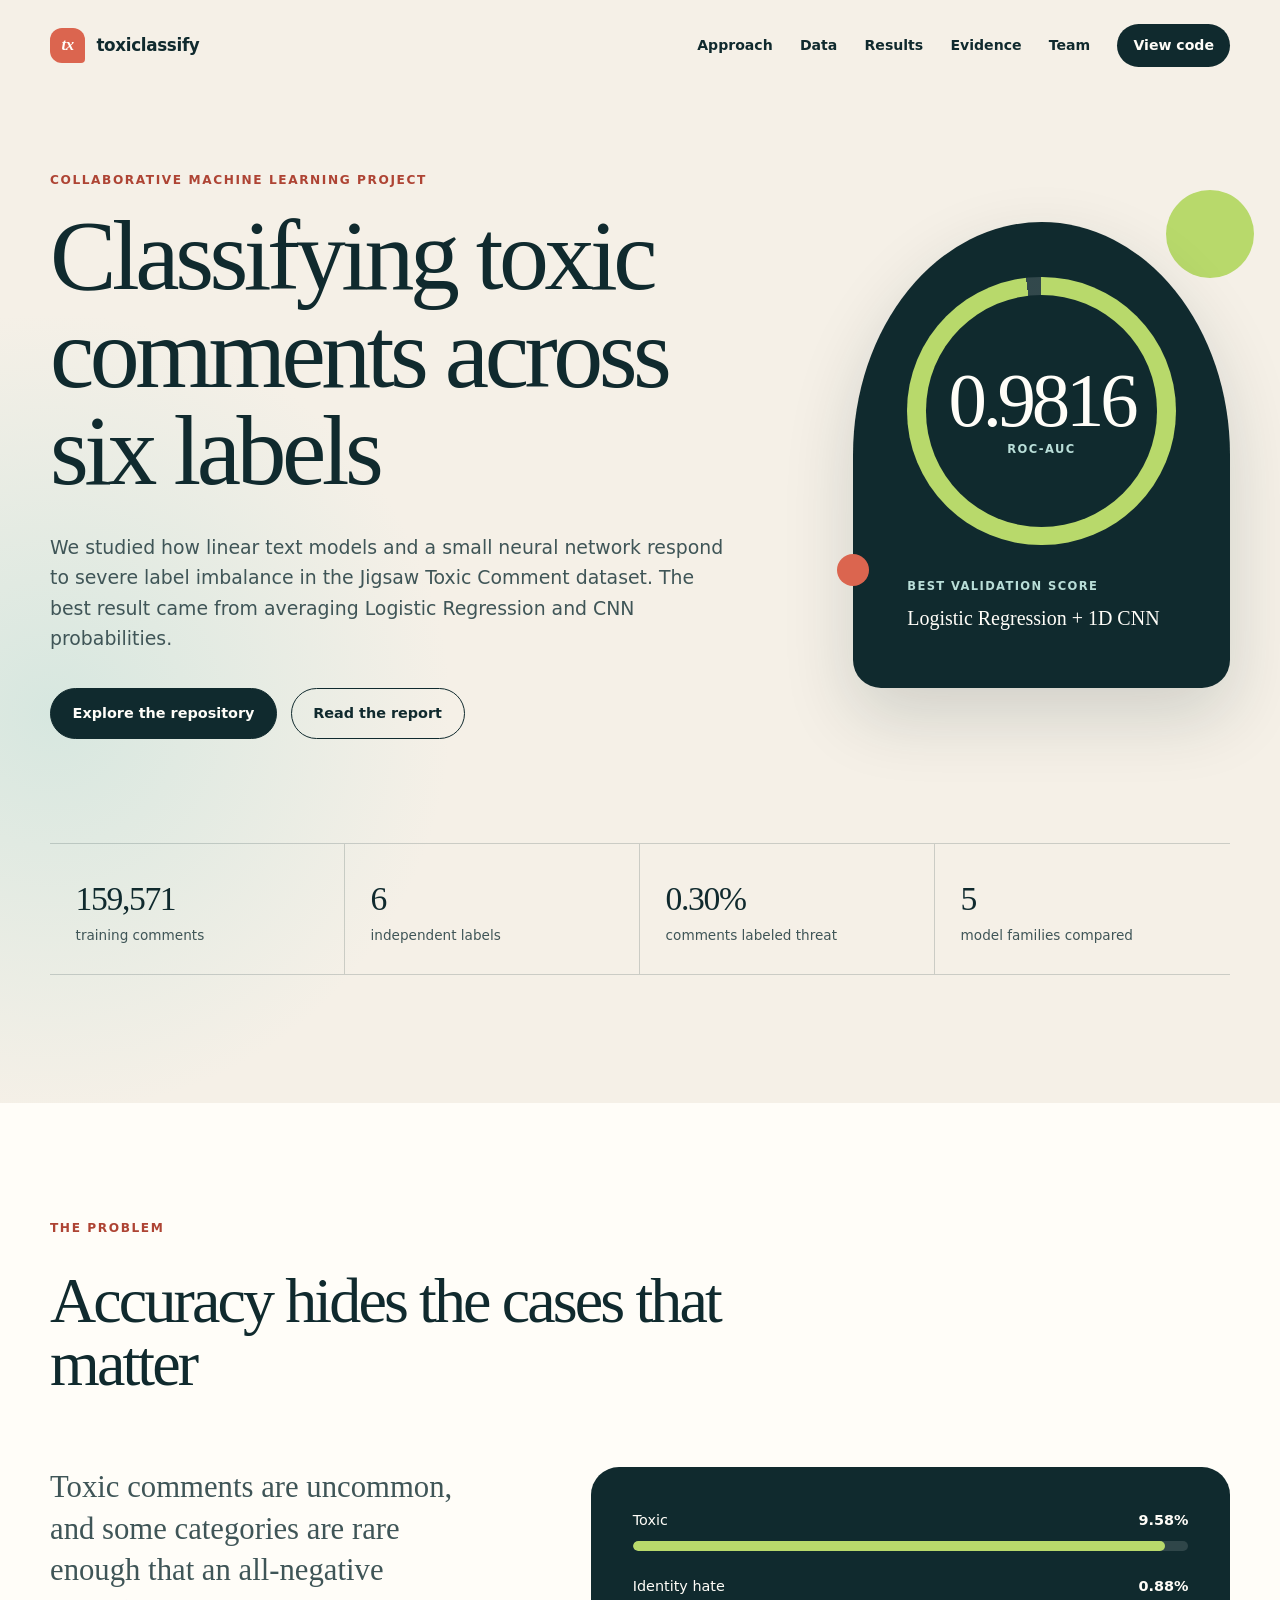
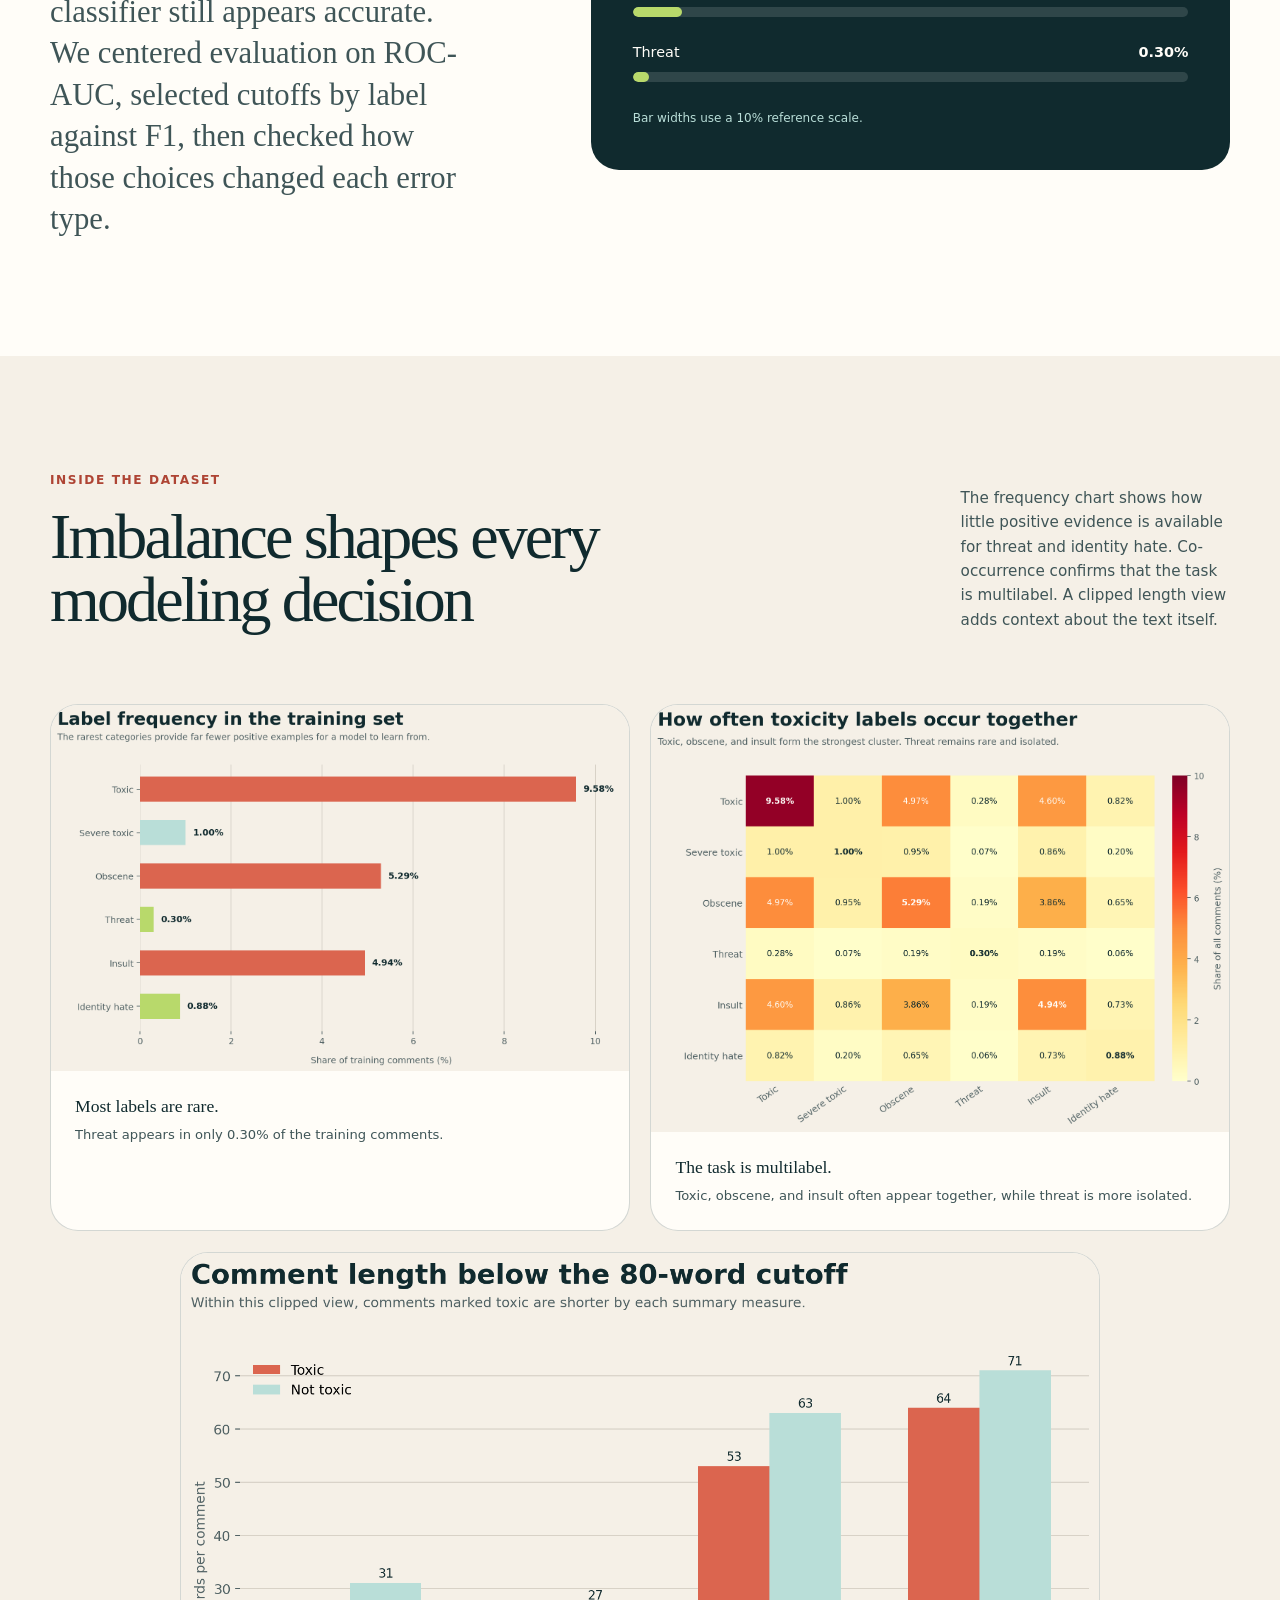
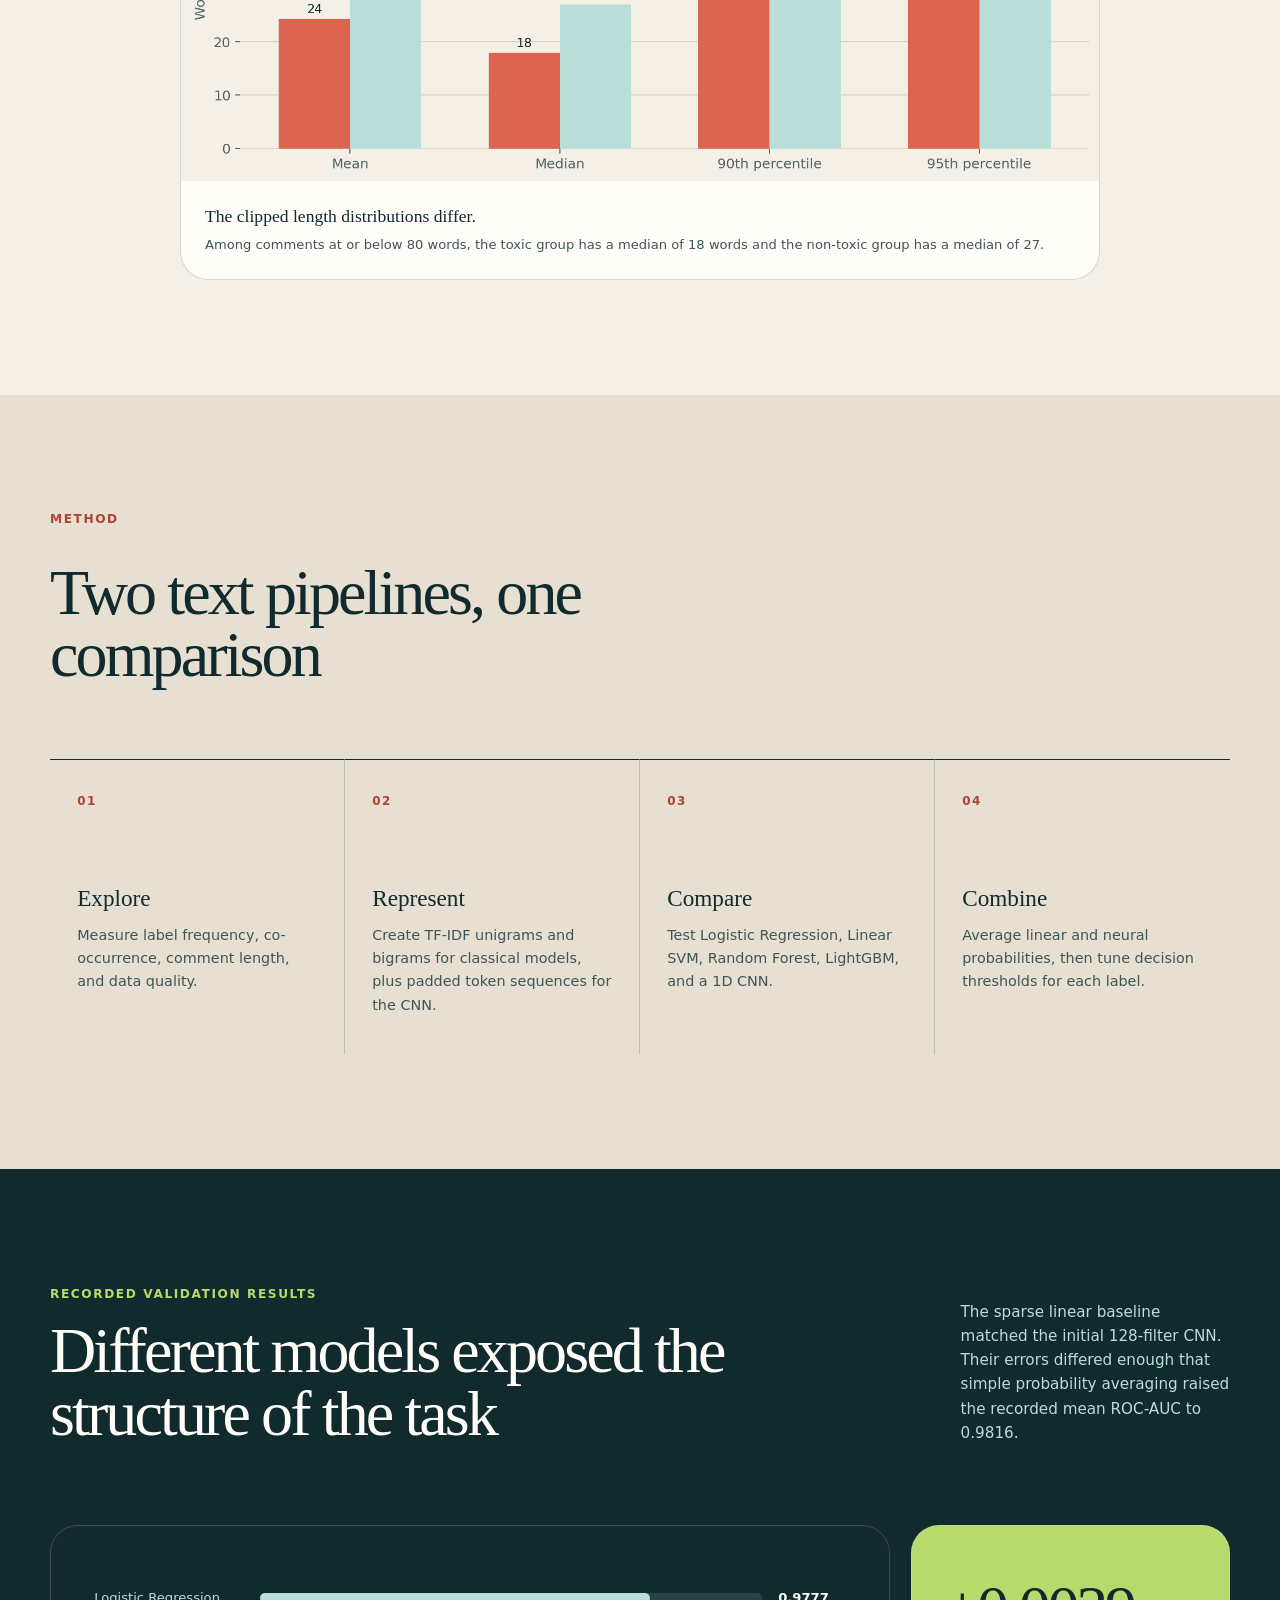
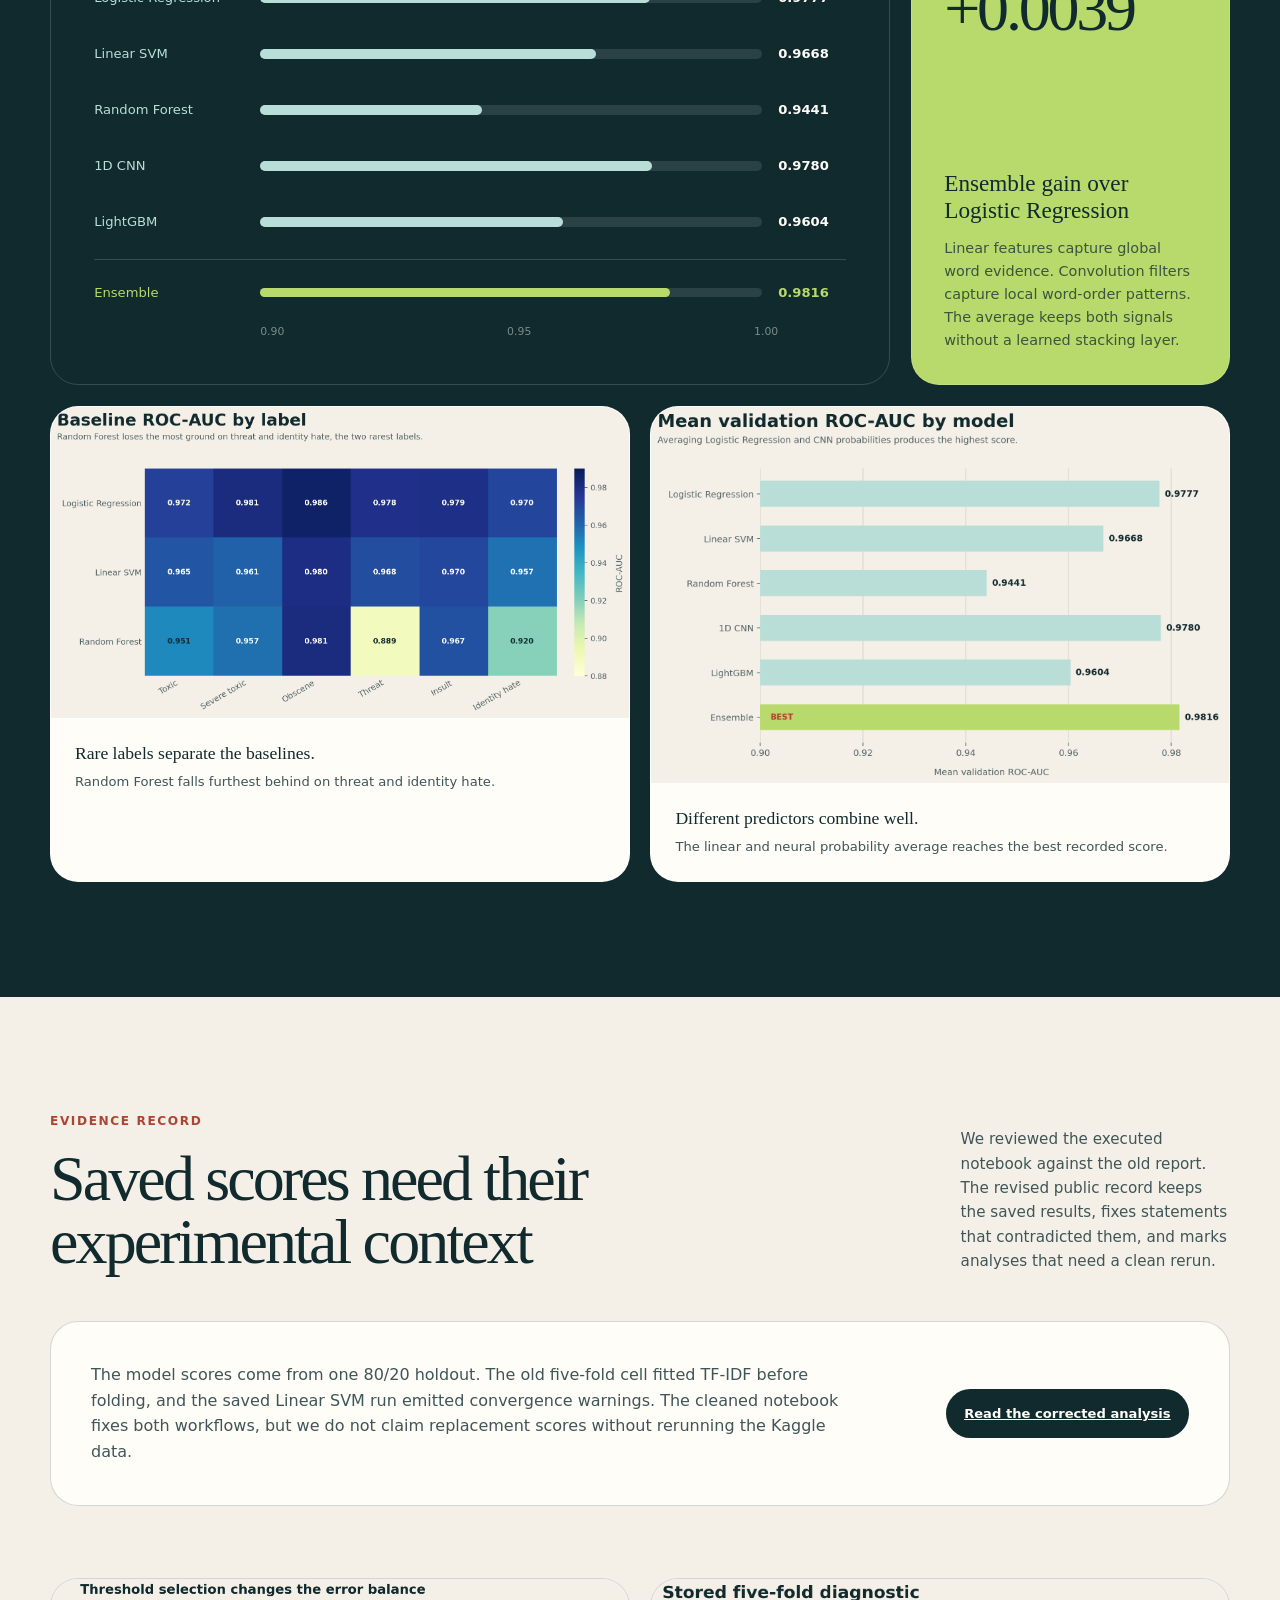
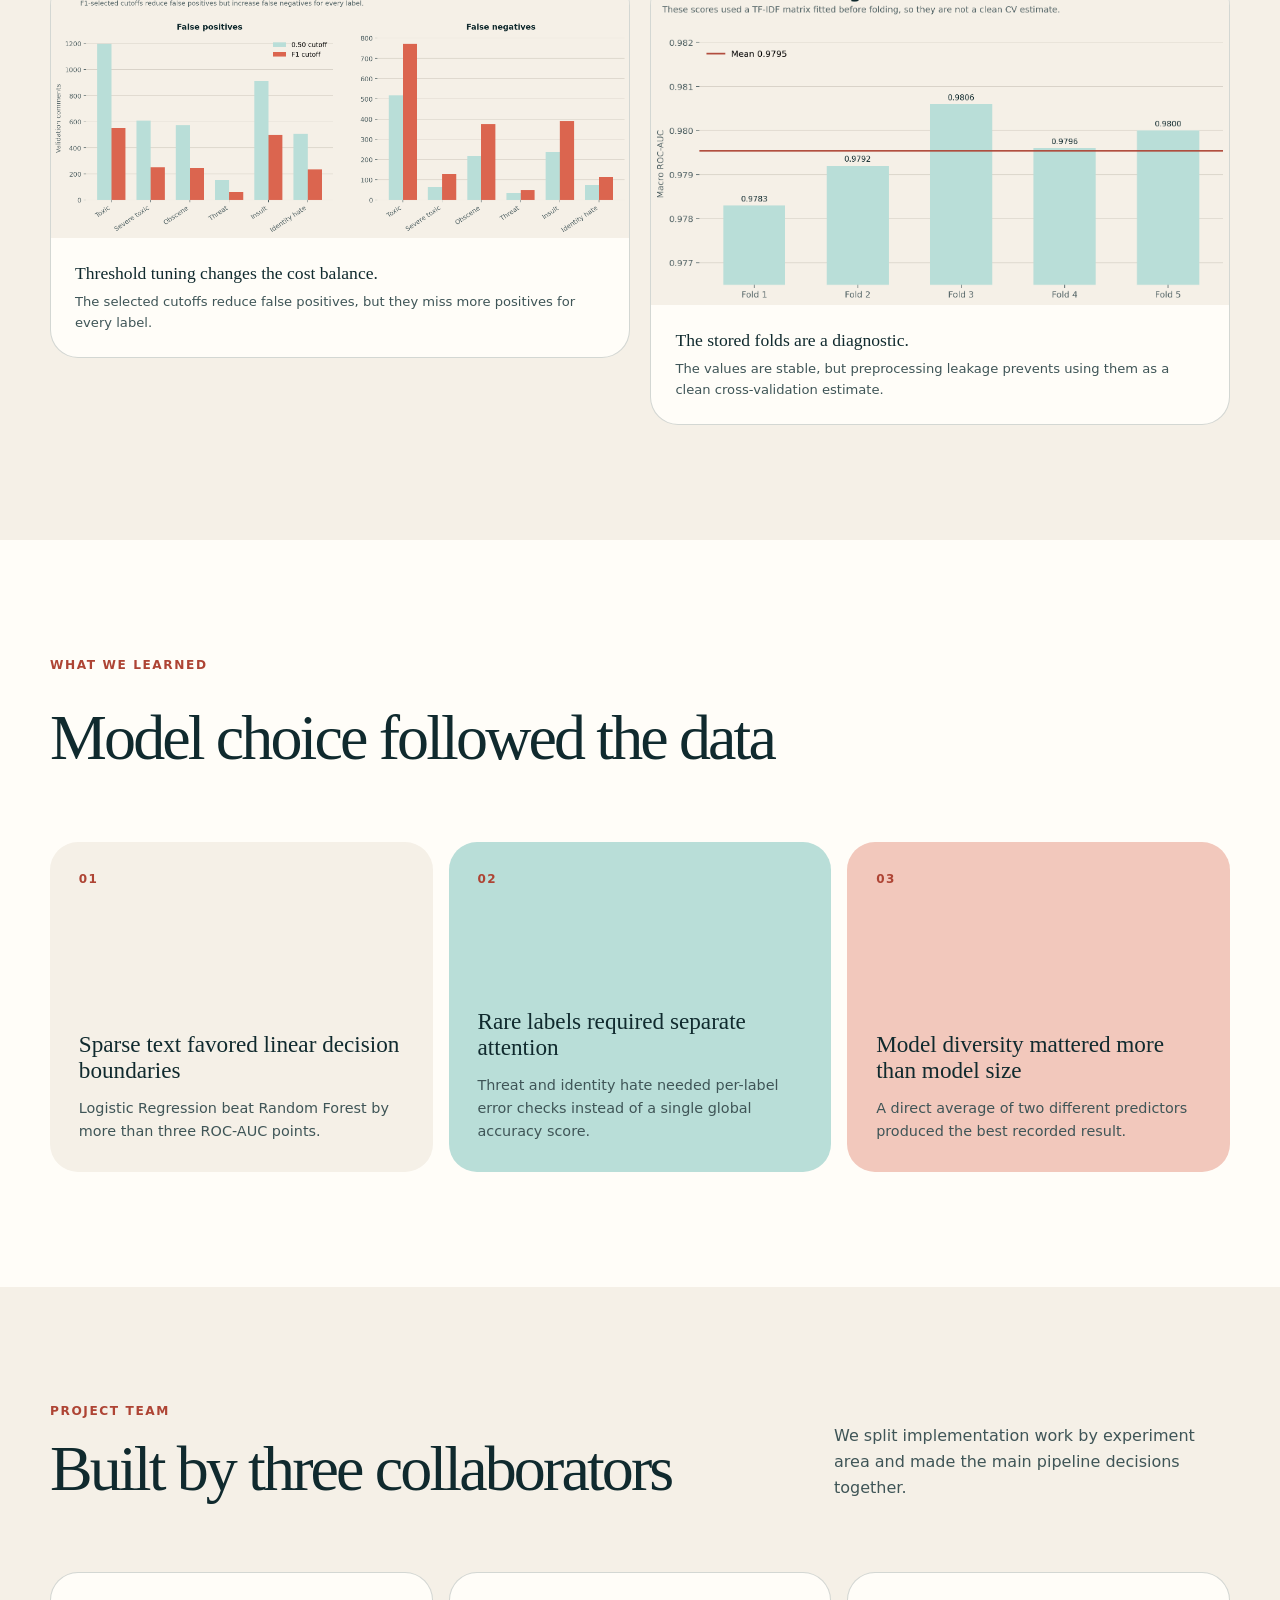
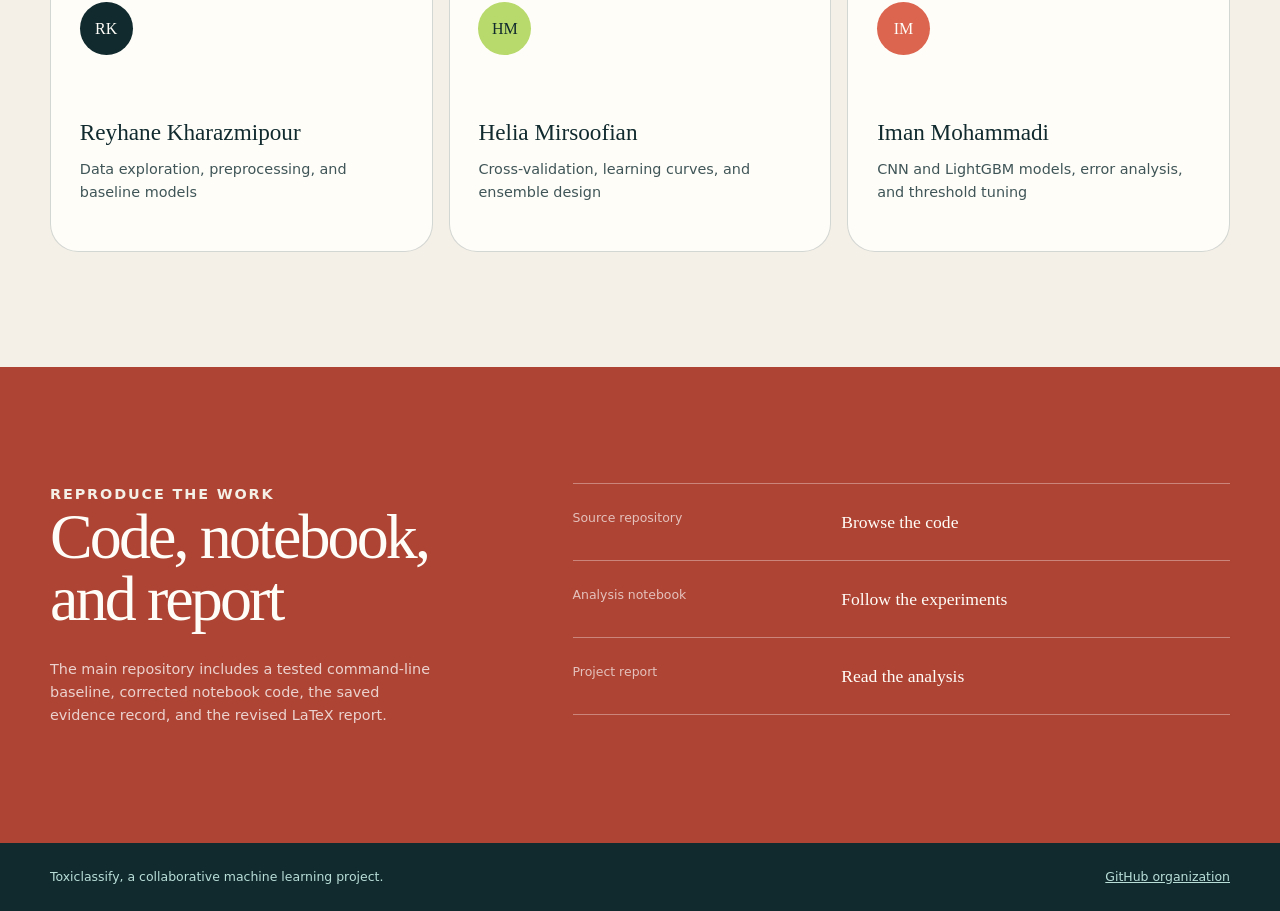
<file: index.html>
<!DOCTYPE html>
<html lang="en">
  <head>
    <meta charset="utf-8">
    <meta name="viewport" content="width=device-width, initial-scale=1">
    <meta name="theme-color" content="#102a2e">
    <meta
      name="description"
      content="Toxiclassify compares classical and neural models for multilabel toxic comment classification."
    >
    <meta property="og:type" content="website">
    <meta property="og:title" content="Toxiclassify">
    <meta
      property="og:description"
      content="Six-label toxic comment classification with TF-IDF, a 1D CNN, LightGBM, and ensembling."
    >
    <meta property="og:url" content="https://toxiclassify.github.io/">
    <meta property="og:image" content="https://toxiclassify.github.io/assets/figures/model-comparison.png">
    <meta property="og:image:alt" content="Recorded ROC-AUC comparison for six toxic comment classifiers">
    <meta name="twitter:card" content="summary_large_image">
    <link rel="canonical" href="https://toxiclassify.github.io/">
    <link rel="stylesheet" href="styles.css">
    <title>Toxiclassify | Toxic comment classification</title>
  </head>
  <body>
    <a class="skip-link" href="#main-content">Skip to the project</a>

    <header class="site-header">
      <a class="brand" href="#top" aria-label="Toxiclassify home">
        <span class="brand-mark" aria-hidden="true">tx</span>
        <span>toxiclassify</span>
      </a>
      <nav aria-label="Primary navigation">
        <a href="#approach">Approach</a>
        <a href="#data">Data</a>
        <a href="#results">Results</a>
        <a href="#evidence">Evidence</a>
        <a href="#team">Team</a>
        <a class="nav-code" href="https://github.com/toxiclassify/Main">View code</a>
      </nav>
    </header>

    <main id="main-content">
      <section class="hero" id="top">
        <div class="hero-copy">
          <p class="eyebrow">Collaborative machine learning project</p>
          <h1>Classifying toxic comments across six labels</h1>
          <p class="hero-lead">
            We studied how linear text models and a small neural network respond to severe label imbalance in the Jigsaw Toxic Comment dataset. The best result came from averaging Logistic Regression and CNN probabilities.
          </p>
          <div class="hero-actions">
            <a class="button button-primary" href="https://github.com/toxiclassify/Main">Explore the repository</a>
            <a class="button button-secondary" href="https://github.com/toxiclassify/Main/blob/main/report/toxic_comment_classification_report.pdf">Read the report</a>
          </div>
        </div>

        <aside class="score-card" aria-labelledby="best-score-title">
          <div class="score-orbit" aria-hidden="true">
            <div class="score-center">
              <strong>0.9816</strong>
              <span>ROC-AUC</span>
            </div>
          </div>
          <div>
            <p class="score-label" id="best-score-title">Best validation score</p>
            <p class="score-detail">Logistic Regression + 1D CNN</p>
          </div>
        </aside>
      </section>

      <section class="project-facts" aria-label="Dataset summary">
        <div><strong>159,571</strong><span>training comments</span></div>
        <div><strong>6</strong><span>independent labels</span></div>
        <div><strong>0.30%</strong><span>comments labeled threat</span></div>
        <div><strong>5</strong><span>model families compared</span></div>
      </section>

      <section class="section challenge" id="approach">
        <div class="section-heading">
          <p class="eyebrow">The problem</p>
          <h2>Accuracy hides the cases that matter</h2>
        </div>
        <div class="challenge-grid">
          <p class="section-intro">
            Toxic comments are uncommon, and some categories are rare enough that an all-negative classifier still appears accurate. We centered evaluation on ROC-AUC, selected cutoffs by label against F1, then checked how those choices changed each error type.
          </p>
          <div class="imbalance-panel" role="group" aria-label="Selected label frequencies">
            <div class="frequency">
              <div class="frequency-label"><span>Toxic</span><strong>9.58%</strong></div>
              <div class="frequency-track frequency-toxic"><span></span></div>
            </div>
            <div class="frequency">
              <div class="frequency-label"><span>Identity hate</span><strong>0.88%</strong></div>
              <div class="frequency-track frequency-identity"><span></span></div>
            </div>
            <div class="frequency">
              <div class="frequency-label"><span>Threat</span><strong>0.30%</strong></div>
              <div class="frequency-track frequency-threat"><span></span></div>
            </div>
            <p>Bar widths use a 10% reference scale.</p>
          </div>
        </div>
      </section>

      <section class="section data-section" id="data">
        <div class="section-heading data-heading">
          <div>
            <p class="eyebrow">Inside the dataset</p>
            <h2>Imbalance shapes every modeling decision</h2>
          </div>
          <p>
            The frequency chart shows how little positive evidence is available for threat and identity hate. Co-occurrence confirms that the task is multilabel. A clipped length view adds context about the text itself.
          </p>
        </div>
        <div class="figure-grid">
          <figure class="project-figure">
            <img
              src="assets/figures/label-imbalance.png"
              alt="Horizontal bars showing toxic at 9.58 percent, obscene at 5.29 percent, insult at 4.94 percent, severe toxic at 1.00 percent, identity hate at 0.88 percent, and threat at 0.30 percent."
              width="1638"
              height="1038"
              loading="lazy"
              decoding="async"
            >
            <figcaption>
              <strong>Most labels are rare.</strong>
              <span>Threat appears in only 0.30% of the training comments.</span>
            </figcaption>
          </figure>
          <figure class="project-figure">
            <img
              src="assets/figures/label-cooccurrence.png"
              alt="Heatmap showing the strongest label overlap among toxic, obscene, and insult, while threat has little overlap with other labels."
              width="1567"
              height="1159"
              loading="lazy"
              decoding="async"
            >
            <figcaption>
              <strong>The task is multilabel.</strong>
              <span>Toxic, obscene, and insult often appear together, while threat is more isolated.</span>
            </figcaption>
          </figure>
          <figure class="project-figure wide">
            <img
              src="assets/figures/comment-length.png"
              alt="Grouped bars showing mean, median, 90th percentile, and 95th percentile comment lengths for toxic and non-toxic comments at or below 80 words. Toxic comments are shorter for each displayed statistic."
              width="1674"
              height="963"
              loading="lazy"
              decoding="async"
            >
            <figcaption>
              <strong>The clipped length distributions differ.</strong>
              <span>Among comments at or below 80 words, the toxic group has a median of 18 words and the non-toxic group has a median of 27.</span>
            </figcaption>
          </figure>
        </div>
      </section>

      <section class="section method-section" aria-labelledby="method-title">
        <div class="section-heading compact">
          <p class="eyebrow">Method</p>
          <h2 id="method-title">Two text pipelines, one comparison</h2>
        </div>
        <ol class="method-grid">
          <li>
            <span class="step-number">01</span>
            <h3>Explore</h3>
            <p>Measure label frequency, co-occurrence, comment length, and data quality.</p>
          </li>
          <li>
            <span class="step-number">02</span>
            <h3>Represent</h3>
            <p>Create TF-IDF unigrams and bigrams for classical models, plus padded token sequences for the CNN.</p>
          </li>
          <li>
            <span class="step-number">03</span>
            <h3>Compare</h3>
            <p>Test Logistic Regression, Linear SVM, Random Forest, LightGBM, and a 1D CNN.</p>
          </li>
          <li>
            <span class="step-number">04</span>
            <h3>Combine</h3>
            <p>Average linear and neural probabilities, then tune decision thresholds for each label.</p>
          </li>
        </ol>
      </section>

      <section class="section results-section" id="results">
        <div class="section-heading results-heading">
          <div>
            <p class="eyebrow">Recorded validation results</p>
            <h2>Different models exposed the structure of the task</h2>
          </div>
          <p>
            The sparse linear baseline matched the initial 128-filter CNN. Their errors differed enough that simple probability averaging raised the recorded mean ROC-AUC to 0.9816.
          </p>
        </div>

        <div class="results-layout">
          <div
            class="model-chart"
            role="img"
            aria-label="Mean ROC-AUC by model: Logistic Regression 0.9777, Linear SVM 0.9668, Random Forest 0.9441, CNN 0.9780, LightGBM 0.9604, and ensemble 0.9816."
          >
            <div class="chart-row">
              <span class="model-name">Logistic Regression</span>
              <div class="bar-track"><span class="bar score-logreg"></span></div>
              <strong>0.9777</strong>
            </div>
            <div class="chart-row">
              <span class="model-name">Linear SVM</span>
              <div class="bar-track"><span class="bar score-svm"></span></div>
              <strong>0.9668</strong>
            </div>
            <div class="chart-row">
              <span class="model-name">Random Forest</span>
              <div class="bar-track"><span class="bar score-rf"></span></div>
              <strong>0.9441</strong>
            </div>
            <div class="chart-row">
              <span class="model-name">1D CNN</span>
              <div class="bar-track"><span class="bar score-cnn"></span></div>
              <strong>0.9780</strong>
            </div>
            <div class="chart-row">
              <span class="model-name">LightGBM</span>
              <div class="bar-track"><span class="bar score-lgbm"></span></div>
              <strong>0.9604</strong>
            </div>
            <div class="chart-row best">
              <span class="model-name">Ensemble</span>
              <div class="bar-track"><span class="bar score-ensemble"></span></div>
              <strong>0.9816</strong>
            </div>
            <div class="chart-axis" aria-hidden="true">
              <span>0.90</span><span>0.95</span><span>1.00</span>
            </div>
          </div>

          <aside class="finding-card" aria-labelledby="ensemble-gain-title">
            <p class="finding-number">+0.0039</p>
            <h3 id="ensemble-gain-title">Ensemble gain over Logistic Regression</h3>
            <p>
              Linear features capture global word evidence. Convolution filters capture local word-order patterns. The average keeps both signals without a learned stacking layer.
            </p>
          </aside>
        </div>
        <div class="results-figure-grid">
          <figure class="project-figure result-figure">
            <img
              src="assets/figures/baseline-by-label.png"
              alt="Heatmap of per-label ROC-AUC for Logistic Regression, Linear SVM, and Random Forest. Random Forest is weakest on threat at 0.889 and identity hate at 0.920."
              width="1743"
              height="940"
              loading="lazy"
              decoding="async"
            >
            <figcaption>
              <strong>Rare labels separate the baselines.</strong>
              <span>Random Forest falls furthest behind on threat and identity hate.</span>
            </figcaption>
          </figure>
          <figure class="project-figure result-figure">
            <img
              src="assets/figures/model-comparison.png"
              alt="Horizontal bars comparing recorded mean ROC-AUC. The Logistic Regression and initial CNN average is highest at 0.9816, followed by the initial CNN at 0.9780 and Logistic Regression at 0.9777."
              width="1620"
              height="1056"
              loading="lazy"
              decoding="async"
            >
            <figcaption>
              <strong>Different predictors combine well.</strong>
              <span>The linear and neural probability average reaches the best recorded score.</span>
            </figcaption>
          </figure>
        </div>
      </section>

      <section class="section evidence-section" id="evidence">
        <div class="section-heading data-heading">
          <div>
            <p class="eyebrow">Evidence record</p>
            <h2>Saved scores need their experimental context</h2>
          </div>
          <p>
            We reviewed the executed notebook against the old report. The revised public record keeps the saved results, fixes statements that contradicted them, and marks analyses that need a clean rerun.
          </p>
        </div>
        <div class="record-note">
          <p>
            The model scores come from one 80/20 holdout. The old five-fold cell fitted TF-IDF before folding, and the saved Linear SVM run emitted convergence warnings. The cleaned notebook fixes both workflows, but we do not claim replacement scores without rerunning the Kaggle data.
          </p>
          <a href="https://github.com/toxiclassify/Main/blob/main/report/toxic_comment_classification_report.pdf">Read the corrected analysis</a>
        </div>
        <div class="figure-grid evidence-grid">
          <figure class="project-figure">
            <img
              src="assets/figures/threshold-errors.png"
              alt="Two grouped bar charts compare errors at a 0.50 cutoff and at F1-selected cutoffs. False positives decrease for all six labels, while false negatives increase for all six labels."
              width="2198"
              height="987"
              loading="lazy"
              decoding="async"
            >
            <figcaption>
              <strong>Threshold tuning changes the cost balance.</strong>
              <span>The selected cutoffs reduce false positives, but they miss more positives for every label.</span>
            </figcaption>
          </figure>
          <figure class="project-figure">
            <img
              src="assets/figures/cv-diagnostic.png"
              alt="Five bars show stored fold ROC-AUC scores from 0.9783 to 0.9806 with a mean of 0.9795. A note states that TF-IDF was fitted before folding."
              width="1689"
              height="955"
              loading="lazy"
              decoding="async"
            >
            <figcaption>
              <strong>The stored folds are a diagnostic.</strong>
              <span>The values are stable, but preprocessing leakage prevents using them as a clean cross-validation estimate.</span>
            </figcaption>
          </figure>
        </div>
      </section>

      <section class="section decisions-section">
        <div class="section-heading compact">
          <p class="eyebrow">What we learned</p>
          <h2>Model choice followed the data</h2>
        </div>
        <div class="decision-grid">
          <article>
            <span>01</span>
            <h3>Sparse text favored linear decision boundaries</h3>
            <p>Logistic Regression beat Random Forest by more than three ROC-AUC points.</p>
          </article>
          <article>
            <span>02</span>
            <h3>Rare labels required separate attention</h3>
            <p>Threat and identity hate needed per-label error checks instead of a single global accuracy score.</p>
          </article>
          <article>
            <span>03</span>
            <h3>Model diversity mattered more than model size</h3>
            <p>A direct average of two different predictors produced the best recorded result.</p>
          </article>
        </div>
      </section>

      <section class="section team-section" id="team">
        <div class="section-heading team-heading">
          <div>
            <p class="eyebrow">Project team</p>
            <h2>Built by three collaborators</h2>
          </div>
          <p>We split implementation work by experiment area and made the main pipeline decisions together.</p>
        </div>
        <div class="team-grid">
          <article class="person-card">
            <span class="initials" aria-hidden="true">RK</span>
            <h3>Reyhane Kharazmipour</h3>
            <p>Data exploration, preprocessing, and baseline models</p>
          </article>
          <article class="person-card">
            <span class="initials" aria-hidden="true">HM</span>
            <h3>Helia Mirsoofian</h3>
            <p>Cross-validation, learning curves, and ensemble design</p>
          </article>
          <article class="person-card">
            <span class="initials" aria-hidden="true">IM</span>
            <h3>Iman Mohammadi</h3>
            <p>CNN and LightGBM models, error analysis, and threshold tuning</p>
          </article>
        </div>
      </section>

      <section class="section resources-section" aria-labelledby="resources-title">
        <div>
          <p class="eyebrow">Reproduce the work</p>
          <h2 id="resources-title">Code, notebook, and report</h2>
          <p>The main repository includes a tested command-line baseline, corrected notebook code, the saved evidence record, and the revised LaTeX report.</p>
        </div>
        <div class="resource-links">
          <a href="https://github.com/toxiclassify/Main">
            <span>Source repository</span>
            <strong>Browse the code</strong>
          </a>
          <a href="https://github.com/toxiclassify/Main/blob/main/notebooks/toxic_comment_classification.ipynb">
            <span>Analysis notebook</span>
            <strong>Follow the experiments</strong>
          </a>
          <a href="https://github.com/toxiclassify/Main/blob/main/report/toxic_comment_classification_report.pdf">
            <span>Project report</span>
            <strong>Read the analysis</strong>
          </a>
        </div>
      </section>
    </main>

    <footer>
      <p>Toxiclassify, a collaborative machine learning project.</p>
      <a href="https://github.com/toxiclassify">GitHub organization</a>
    </footer>
  </body>
</html>
</file>
<file: styles.css>
:root {
  --ink: #102a2e;
  --ink-soft: #3f5557;
  --paper: #f5f0e7;
  --paper-deep: #e7dfd1;
  --white: #fffdf8;
  --coral: #db654f;
  --coral-dark: #ae4434;
  --lime: #b8d96b;
  --aqua: #b9ded8;
  --line: rgba(16, 42, 46, 0.18);
  --shadow: 0 28px 70px rgba(16, 42, 46, 0.16);
  --radius: 28px;
}

* {
  box-sizing: border-box;
}

html {
  scroll-behavior: smooth;
}

body {
  margin: 0;
  color: var(--ink);
  background:
    radial-gradient(circle at 4% 8%, rgba(185, 222, 216, 0.5), transparent 25rem),
    var(--paper);
  font-family: Inter, ui-sans-serif, system-ui, -apple-system, BlinkMacSystemFont, "Segoe UI", sans-serif;
  line-height: 1.6;
}

a {
  color: inherit;
}

.skip-link {
  position: fixed;
  top: 0.75rem;
  left: 0.75rem;
  z-index: 100;
  padding: 0.7rem 1rem;
  color: var(--white);
  background: var(--ink);
  border-radius: 999px;
  transform: translateY(-160%);
  transition: transform 160ms ease;
}

.skip-link:focus {
  transform: translateY(0);
}

.site-header {
  width: min(1180px, calc(100% - 2.5rem));
  margin: 0 auto;
  padding: 1.5rem 0;
  display: flex;
  align-items: center;
  justify-content: space-between;
  gap: 2rem;
}

.brand {
  display: inline-flex;
  align-items: center;
  gap: 0.7rem;
  font-size: 1.05rem;
  font-weight: 800;
  letter-spacing: -0.02em;
  text-decoration: none;
}

.brand-mark {
  width: 2.2rem;
  aspect-ratio: 1;
  display: grid;
  place-items: center;
  color: var(--white);
  background: var(--coral);
  border-radius: 0.75rem 0.75rem 0.25rem 0.75rem;
  font-family: Georgia, "Times New Roman", serif;
  font-size: 1.05rem;
  font-style: italic;
}

nav {
  display: flex;
  align-items: center;
  gap: 1.7rem;
  font-size: 0.88rem;
  font-weight: 700;
}

nav a {
  text-decoration: none;
}

nav a:not(.nav-code):hover,
nav a:not(.nav-code):focus-visible {
  color: var(--coral-dark);
}

.nav-code {
  padding: 0.65rem 1rem;
  color: var(--white);
  background: var(--ink);
  border-radius: 999px;
}

.nav-code:hover,
.nav-code:focus-visible {
  background: var(--coral-dark);
}

main {
  overflow: hidden;
}

.hero {
  width: min(1180px, calc(100% - 2.5rem));
  min-height: 690px;
  margin: 0 auto;
  display: grid;
  grid-template-columns: minmax(0, 1.3fr) minmax(320px, 0.7fr);
  align-items: center;
  gap: clamp(3rem, 8vw, 8rem);
  padding: 5rem 0 6.5rem;
}

.eyebrow {
  margin: 0 0 1rem;
  color: var(--coral-dark);
  font-size: 0.76rem;
  font-weight: 850;
  letter-spacing: 0.13em;
  text-transform: uppercase;
}

h1,
h2 {
  margin: 0;
  font-family: Georgia, "Times New Roman", serif;
  font-weight: 500;
  letter-spacing: -0.045em;
  line-height: 0.98;
}

h1 {
  max-width: 760px;
  font-size: clamp(3.7rem, 7.8vw, 7.1rem);
}

h2 {
  max-width: 760px;
  font-size: clamp(2.45rem, 5vw, 4.8rem);
}

.hero-lead {
  max-width: 690px;
  margin: 2rem 0 0;
  color: var(--ink-soft);
  font-size: clamp(1rem, 1.5vw, 1.18rem);
}

.hero-actions {
  margin-top: 2.2rem;
  display: flex;
  flex-wrap: wrap;
  gap: 0.85rem;
}

.button {
  display: inline-flex;
  align-items: center;
  justify-content: center;
  min-height: 3.2rem;
  padding: 0.8rem 1.35rem;
  border: 1px solid var(--ink);
  border-radius: 999px;
  font-size: 0.9rem;
  font-weight: 800;
  text-decoration: none;
  transition: transform 160ms ease, background 160ms ease, color 160ms ease;
}

.button:hover,
.button:focus-visible {
  transform: translateY(-2px);
}

.button-primary {
  color: var(--white);
  background: var(--ink);
}

.button-primary:hover,
.button-primary:focus-visible {
  background: var(--coral-dark);
  border-color: var(--coral-dark);
}

.button-secondary:hover,
.button-secondary:focus-visible {
  color: var(--white);
  background: var(--ink);
}

.score-card {
  position: relative;
  padding: clamp(2rem, 5vw, 3.4rem);
  display: grid;
  gap: 2rem;
  color: var(--white);
  background: var(--ink);
  border-radius: 50% 50% var(--radius) var(--radius);
  box-shadow: var(--shadow);
}

.score-card::before,
.score-card::after {
  position: absolute;
  content: "";
  border-radius: 50%;
}

.score-card::before {
  width: 5.5rem;
  height: 5.5rem;
  top: -2rem;
  right: -1.5rem;
  z-index: -1;
  background: var(--lime);
}

.score-card::after {
  width: 2rem;
  height: 2rem;
  bottom: 22%;
  left: -1rem;
  background: var(--coral);
}

.score-orbit {
  width: min(100%, 290px);
  margin: 0 auto;
  aspect-ratio: 1;
  padding: 1.15rem;
  display: grid;
  place-items: center;
  background: conic-gradient(var(--lime) 0 98.16%, rgba(255, 255, 255, 0.14) 98.16% 100%);
  border-radius: 50%;
}

.score-center {
  width: 100%;
  height: 100%;
  display: grid;
  place-content: center;
  text-align: center;
  background: var(--ink);
  border-radius: 50%;
}

.score-center strong {
  font-family: Georgia, "Times New Roman", serif;
  font-size: clamp(2.8rem, 6vw, 4.9rem);
  font-weight: 500;
  letter-spacing: -0.055em;
  line-height: 1;
}

.score-center span,
.score-label {
  color: var(--aqua);
  font-size: 0.72rem;
  font-weight: 850;
  letter-spacing: 0.12em;
  text-transform: uppercase;
}

.score-label,
.score-detail {
  margin: 0;
}

.score-detail {
  margin-top: 0.4rem;
  font-family: Georgia, "Times New Roman", serif;
  font-size: 1.25rem;
}

.project-facts {
  width: min(1180px, calc(100% - 2.5rem));
  margin: 0 auto 8rem;
  display: grid;
  grid-template-columns: repeat(4, 1fr);
  border-top: 1px solid var(--line);
  border-bottom: 1px solid var(--line);
}

.project-facts div {
  min-height: 130px;
  padding: 1.6rem;
  display: grid;
  align-content: center;
  border-right: 1px solid var(--line);
}

.project-facts div:last-child {
  border-right: 0;
}

.project-facts strong {
  font-family: Georgia, "Times New Roman", serif;
  font-size: 2.1rem;
  font-weight: 500;
  letter-spacing: -0.04em;
}

.project-facts span {
  color: var(--ink-soft);
  font-size: 0.85rem;
}

.section {
  padding: clamp(5rem, 9vw, 9rem) max(1.25rem, calc((100vw - 1180px) / 2));
}

.section-heading {
  display: grid;
  gap: 1rem;
}

.section-heading.compact {
  max-width: 820px;
}

.challenge,
.decisions-section {
  background: var(--white);
}

.data-section,
.evidence-section {
  background: var(--paper);
}

.data-heading,
.results-heading {
  grid-template-columns: 1.5fr 0.5fr;
  align-items: end;
  gap: clamp(3rem, 8vw, 8rem);
}

.data-heading > p {
  margin: 0;
  color: var(--ink-soft);
  font-size: 0.95rem;
}

.figure-grid,
.results-figure-grid {
  margin-top: 4.5rem;
  display: grid;
  grid-template-columns: repeat(2, minmax(0, 1fr));
  gap: 1.3rem;
}

.project-figure {
  margin: 0;
  overflow: hidden;
  background: var(--white);
  border: 1px solid var(--line);
  border-radius: var(--radius);
}

.project-figure.wide {
  width: min(100%, 920px);
  grid-column: 1 / -1;
  justify-self: center;
}

.project-figure img {
  width: 100%;
  height: auto;
  display: block;
}

.project-figure figcaption {
  padding: 1.3rem 1.5rem 1.5rem;
  display: grid;
  gap: 0.25rem;
}

.project-figure figcaption strong {
  font-family: Georgia, "Times New Roman", serif;
  font-size: 1.1rem;
  font-weight: 500;
}

.project-figure figcaption span {
  color: var(--ink-soft);
  font-size: 0.82rem;
}

.challenge-grid {
  margin-top: 4.5rem;
  display: grid;
  grid-template-columns: 0.8fr 1.2fr;
  gap: clamp(3rem, 9vw, 8rem);
  align-items: start;
}

.section-intro {
  margin: 0;
  color: var(--ink-soft);
  font-family: Georgia, "Times New Roman", serif;
  font-size: clamp(1.4rem, 2.4vw, 2rem);
  line-height: 1.35;
}

.imbalance-panel {
  padding: clamp(1.6rem, 4vw, 2.6rem);
  color: var(--white);
  background: var(--ink);
  border-radius: var(--radius);
}

.frequency + .frequency {
  margin-top: 1.5rem;
}

.frequency-label {
  margin-bottom: 0.55rem;
  display: flex;
  justify-content: space-between;
  gap: 1rem;
  font-size: 0.9rem;
}

.frequency-track {
  height: 0.62rem;
  overflow: hidden;
  background: rgba(255, 255, 255, 0.13);
  border-radius: 999px;
}

.frequency-track span {
  display: block;
  height: 100%;
  min-width: 0.6rem;
  background: var(--lime);
  border-radius: inherit;
}

.frequency-toxic span {
  width: 95.8%;
}

.frequency-identity span {
  width: 8.8%;
}

.frequency-threat span {
  width: 3%;
}

.imbalance-panel > p {
  margin: 1.7rem 0 0;
  color: var(--aqua);
  font-size: 0.75rem;
}

.method-section {
  background: var(--paper-deep);
}

.method-grid {
  margin: 4.5rem 0 0;
  padding: 0;
  display: grid;
  grid-template-columns: repeat(4, 1fr);
  list-style: none;
}

.method-grid li {
  min-height: 295px;
  padding: 1.7rem;
  border-top: 1px solid var(--ink);
  border-right: 1px solid var(--line);
}

.method-grid li:last-child {
  border-right: 0;
}

.step-number,
.decision-grid article > span {
  color: var(--coral-dark);
  font-size: 0.75rem;
  font-weight: 850;
  letter-spacing: 0.12em;
}

.method-grid h3,
.decision-grid h3,
.person-card h3,
.finding-card h3 {
  margin: 4.5rem 0 0.8rem;
  font-family: Georgia, "Times New Roman", serif;
  font-size: 1.45rem;
  font-weight: 500;
  line-height: 1.15;
}

.method-grid p,
.decision-grid p,
.person-card p,
.finding-card p,
.resources-section p {
  margin: 0;
  color: var(--ink-soft);
  font-size: 0.9rem;
}

.results-section {
  color: var(--white);
  background: var(--ink);
}

.results-section .eyebrow {
  color: var(--lime);
}

.results-heading > p {
  margin: 0;
  color: var(--aqua);
  font-size: 0.95rem;
}

.results-layout {
  margin-top: 5rem;
  display: grid;
  grid-template-columns: minmax(0, 1.45fr) minmax(260px, 0.55fr);
  gap: 1.3rem;
}

.model-chart,
.finding-card {
  border: 1px solid rgba(255, 255, 255, 0.16);
  border-radius: var(--radius);
}

.model-chart {
  padding: clamp(1.3rem, 4vw, 2.7rem);
}

.chart-row {
  min-height: 3.5rem;
  display: grid;
  grid-template-columns: 150px 1fr 68px;
  align-items: center;
  gap: 1rem;
  font-size: 0.82rem;
}

.model-name {
  color: var(--aqua);
}

.bar-track {
  height: 0.62rem;
  background: rgba(255, 255, 255, 0.11);
  border-radius: 999px;
}

.bar {
  display: block;
  height: 100%;
  background: var(--aqua);
  border-radius: inherit;
}

.score-logreg {
  width: 77.7%;
}

.score-svm {
  width: 66.8%;
}

.score-rf {
  width: 44.1%;
}

.score-cnn {
  width: 78%;
}

.score-lgbm {
  width: 60.4%;
}

.score-ensemble {
  width: 81.6%;
}

.chart-row.best {
  margin-top: 0.6rem;
  padding-top: 0.6rem;
  border-top: 1px solid rgba(255, 255, 255, 0.16);
}

.chart-row.best .bar {
  background: var(--lime);
}

.chart-row.best strong,
.chart-row.best .model-name {
  color: var(--lime);
}

.chart-axis {
  margin: 0.5rem 68px 0 166px;
  display: flex;
  justify-content: space-between;
  color: rgba(255, 255, 255, 0.45);
  font-size: 0.68rem;
}

.finding-card {
  padding: 2rem;
  display: flex;
  flex-direction: column;
  justify-content: flex-end;
  background: var(--lime);
}

.finding-card .finding-number {
  margin: 0 auto auto 0;
  color: var(--ink);
  font-family: Georgia, "Times New Roman", serif;
  font-size: clamp(2.9rem, 5vw, 4.6rem);
  letter-spacing: -0.05em;
}

.finding-card h3 {
  margin-top: 4rem;
  color: var(--ink);
}

.finding-card p {
  color: rgba(16, 42, 46, 0.75);
}

.results-figure-grid {
  margin-top: 1.3rem;
}

.record-note {
  margin-top: 3rem;
  padding: clamp(1.5rem, 4vw, 2.5rem);
  display: flex;
  align-items: center;
  justify-content: space-between;
  gap: 2rem;
  background: var(--white);
  border: 1px solid var(--line);
  border-radius: var(--radius);
}

.record-note p {
  max-width: 760px;
  margin: 0;
  color: var(--ink-soft);
}

.record-note a {
  flex: 0 0 auto;
  padding: 0.85rem 1.15rem;
  color: var(--white);
  background: var(--ink);
  border-radius: 999px;
  font-size: 0.82rem;
  font-weight: 700;
}

.record-note a:hover {
  background: var(--coral-dark);
}

.evidence-grid {
  align-items: start;
}

.result-figure {
  color: var(--ink);
  border-color: rgba(255, 255, 255, 0.16);
}

.decision-grid {
  margin-top: 4.5rem;
  display: grid;
  grid-template-columns: repeat(3, 1fr);
  gap: 1rem;
}

.decision-grid article {
  min-height: 330px;
  padding: 1.8rem;
  display: flex;
  flex-direction: column;
  background: var(--paper);
  border-radius: var(--radius);
}

.decision-grid article:nth-child(2) {
  background: var(--aqua);
}

.decision-grid article:nth-child(3) {
  background: #f2c8bc;
}

.decision-grid h3 {
  margin-top: auto;
}

.team-section {
  background: var(--paper);
}

.team-heading {
  grid-template-columns: 1fr 0.55fr;
  align-items: end;
  gap: 4rem;
}

.team-heading > p {
  margin: 0;
  color: var(--ink-soft);
}

.team-grid {
  margin-top: 4.5rem;
  display: grid;
  grid-template-columns: repeat(3, 1fr);
  gap: 1rem;
}

.person-card {
  min-height: 280px;
  padding: 1.8rem;
  background: var(--white);
  border: 1px solid var(--line);
  border-radius: var(--radius);
}

.initials {
  width: 3.3rem;
  aspect-ratio: 1;
  display: grid;
  place-items: center;
  color: var(--white);
  background: var(--ink);
  border-radius: 50%;
  font-family: Georgia, "Times New Roman", serif;
}

.person-card:nth-child(2) .initials {
  color: var(--ink);
  background: var(--lime);
}

.person-card:nth-child(3) .initials {
  background: var(--coral);
}

.person-card h3 {
  margin-top: 4rem;
}

.resources-section {
  display: grid;
  grid-template-columns: 0.75fr 1.25fr;
  gap: clamp(3rem, 10vw, 9rem);
  color: var(--white);
  background: var(--coral-dark);
}

.resources-section .eyebrow {
  color: var(--paper);
}

.resources-section > div > p:last-child {
  max-width: 540px;
  margin-top: 1.7rem;
  color: rgba(255, 255, 255, 0.76);
}

.resource-links {
  border-top: 1px solid rgba(255, 255, 255, 0.35);
}

.resource-links a {
  padding: 1.5rem 0;
  display: grid;
  grid-template-columns: 0.65fr 1fr;
  gap: 1rem;
  border-bottom: 1px solid rgba(255, 255, 255, 0.35);
  text-decoration: none;
}

.resource-links a:hover strong,
.resource-links a:focus-visible strong {
  color: var(--lime);
}

.resource-links span {
  color: rgba(255, 255, 255, 0.67);
  font-size: 0.78rem;
}

.resource-links strong {
  font-family: Georgia, "Times New Roman", serif;
  font-size: 1.1rem;
  font-weight: 500;
}

footer {
  padding: 1.5rem max(1.25rem, calc((100vw - 1180px) / 2));
  display: flex;
  justify-content: space-between;
  gap: 2rem;
  color: var(--aqua);
  background: var(--ink);
  font-size: 0.78rem;
}

footer p {
  margin: 0;
}

footer a:hover,
footer a:focus-visible {
  color: var(--lime);
}

.error-page {
  width: min(760px, calc(100% - 2.5rem));
  min-height: 100vh;
  margin: 0 auto;
  display: grid;
  align-content: center;
  justify-items: start;
  gap: 1.5rem;
}

.error-page h1 {
  max-width: 700px;
}

.error-page p:not(.eyebrow) {
  max-width: 520px;
  margin: 0;
  color: var(--ink-soft);
}

:focus-visible {
  outline: 3px solid var(--lime);
  outline-offset: 3px;
}

@media (max-width: 900px) {
  .hero {
    grid-template-columns: 1fr;
    padding-top: 3rem;
  }

  .score-card {
    width: min(100%, 520px);
    margin: 0 auto;
  }

  .project-facts,
  .method-grid {
    grid-template-columns: repeat(2, 1fr);
  }

  .project-facts div:nth-child(2),
  .method-grid li:nth-child(2) {
    border-right: 0;
  }

  .project-facts div:nth-child(-n + 2),
  .method-grid li:nth-child(-n + 2) {
    border-bottom: 1px solid var(--line);
  }

  .challenge-grid,
  .data-heading,
  .results-heading,
  .team-heading,
  .resources-section {
    grid-template-columns: 1fr;
  }

  .results-layout {
    grid-template-columns: 1fr;
  }

  .figure-grid,
  .results-figure-grid {
    grid-template-columns: 1fr;
  }

  .record-note {
    align-items: flex-start;
    flex-direction: column;
  }

  .finding-card {
    min-height: 320px;
  }
}

@media (max-width: 680px) {
  .site-header {
    align-items: flex-start;
  }

  nav {
    justify-content: flex-end;
    flex-wrap: wrap;
    gap: 0.75rem 1rem;
  }

  nav a:not(.nav-code) {
    display: none;
  }

  h1 {
    font-size: clamp(3.2rem, 15vw, 5.3rem);
  }

  .project-facts,
  .method-grid,
  .decision-grid,
  .team-grid {
    grid-template-columns: 1fr;
  }

  .project-facts div,
  .method-grid li {
    border-right: 0;
    border-bottom: 1px solid var(--line);
  }

  .project-facts div:last-child,
  .method-grid li:last-child {
    border-bottom: 0;
  }

  .method-grid li {
    min-height: 230px;
  }

  .chart-row {
    grid-template-columns: 110px 1fr 56px;
    gap: 0.55rem;
    font-size: 0.72rem;
  }

  .chart-axis {
    margin-left: 118px;
    margin-right: 56px;
  }

  .resource-links a {
    grid-template-columns: 1fr;
    gap: 0.2rem;
  }

  footer {
    flex-direction: column;
    gap: 0.5rem;
  }
}

@media (prefers-reduced-motion: reduce) {
  html {
    scroll-behavior: auto;
  }

  *,
  *::before,
  *::after {
    transition-duration: 0.01ms !important;
  }
}
</file>
